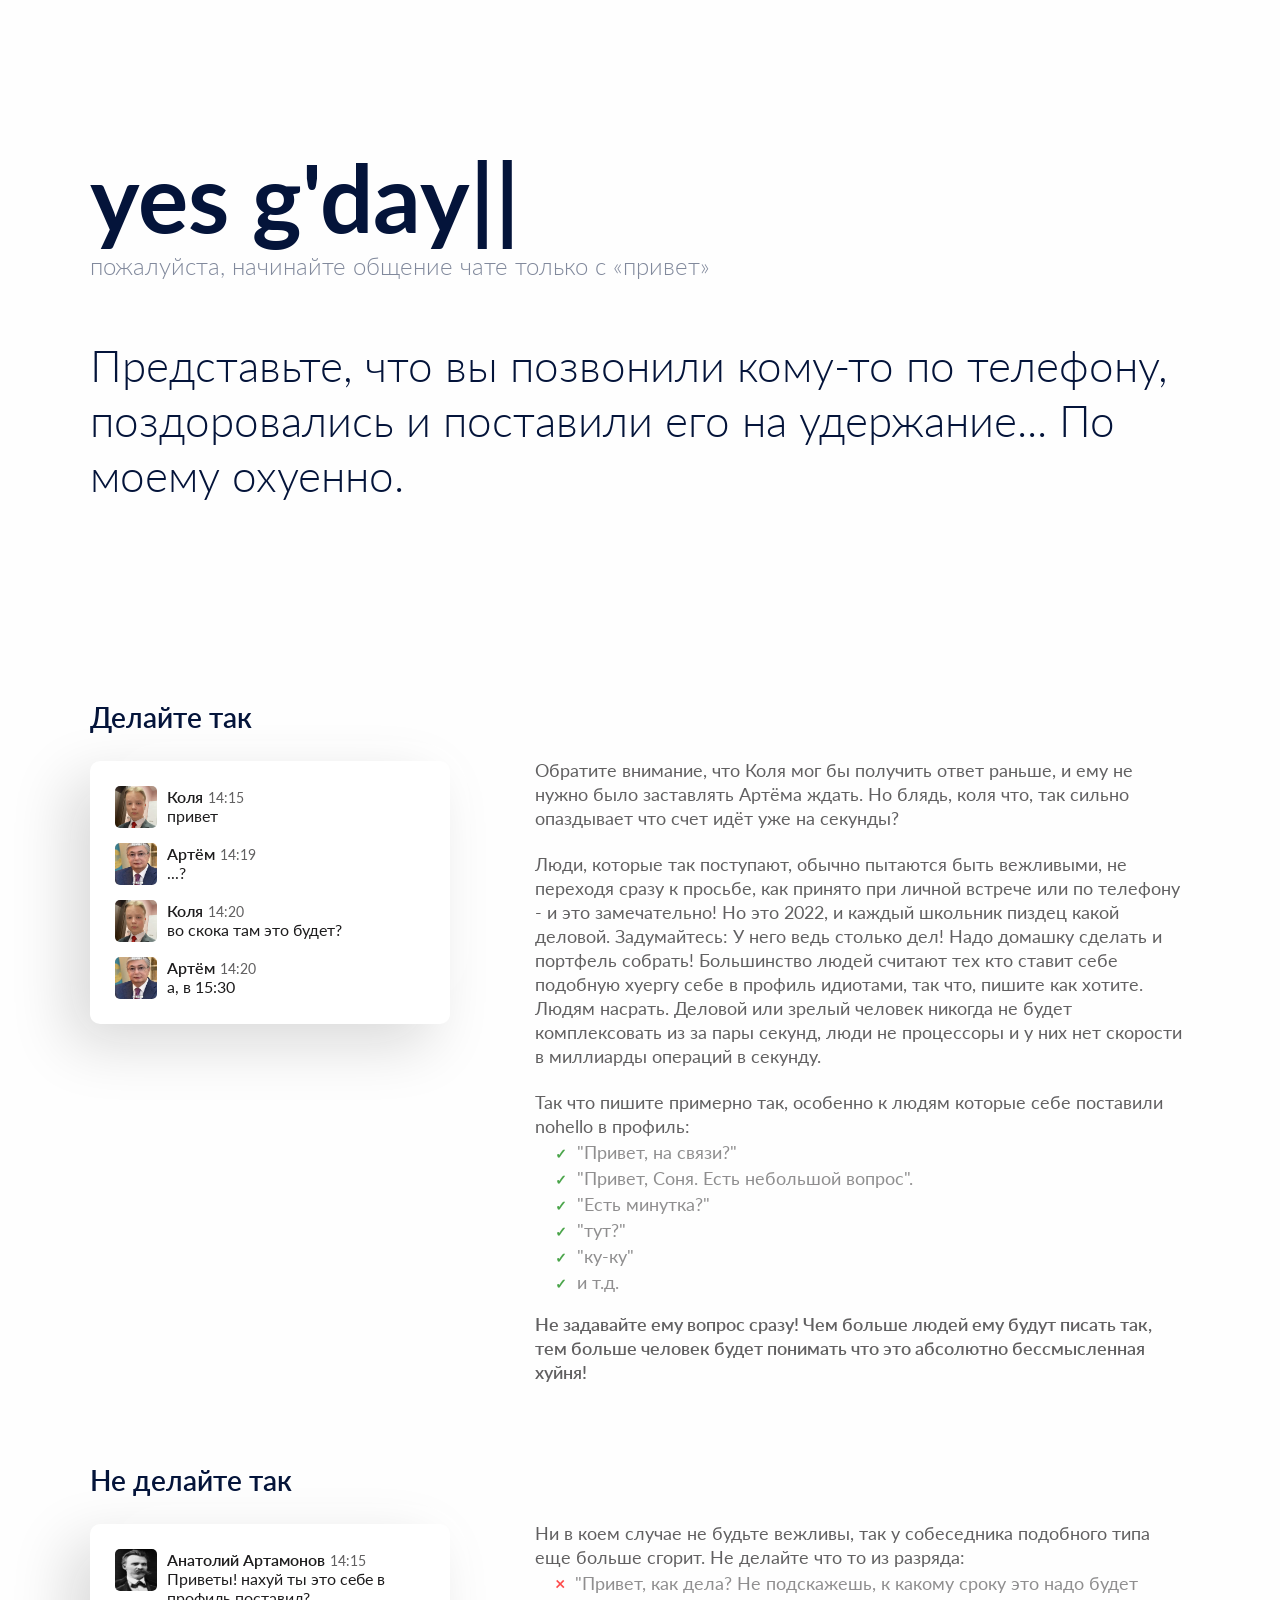
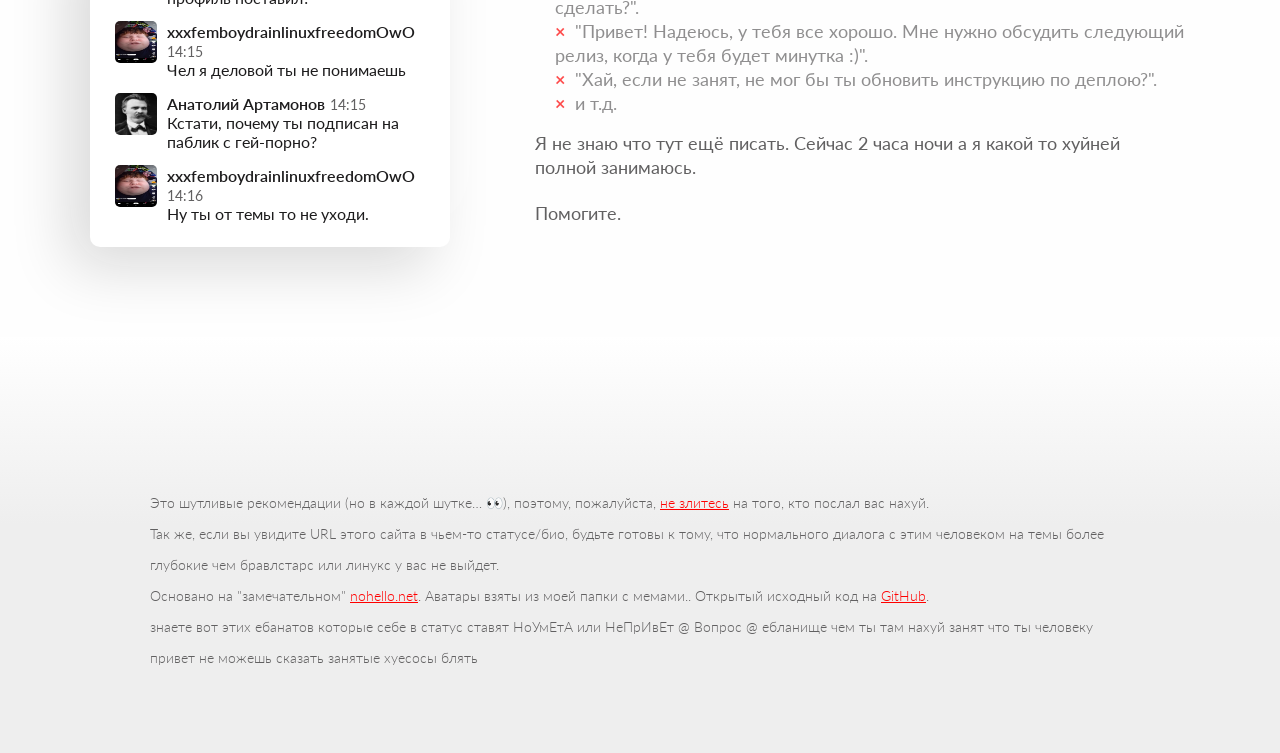
<file: index.html>
<!DOCTYPE html>
<html lang="ru" dir="ltr"><head><meta http-equiv="Content-Type" content="text/html; charset=UTF-8">
    <title>yes hello</title>
    <link rel="stylesheet" type="text/css" href="./no hello_files/styles.css">
    <meta name="viewport" content="width=device-width, initial-scale=1.0">
    
    <!-- primary meta -->
    <meta name="title" content="no hello">
    <meta name="description" content="пожалуйста, не начинайте общение чате только с «привет»">
    <!-- opengraph/facebook -->
    <meta property="og:type" content="website">
    <meta property="og:title" content="no hello">
    <meta property="og:description" content="пожалуйста, не начинайте общение чате только с «привет»">
    <meta property="og:image" content="https://nohello.net/img/XzfE_FYNGc-500.webp">
    <!-- twitter -->
    <meta property="twitter:card" content="summary">
    <meta property="twitter:title" content="no hello">
    <meta property="twitter:description" content="пожалуйста, не начинайте общение чате только с «привет»">
    <meta property="twitter:image" content="https://nohello.net/img/XzfE_FYNGc-500.webp">
    <!-- icons -->
    <link rel="apple-touch-icon" href="https://nohello.net/img/rduOO4qVxo-180.webp">
    <link rel="shortcut icon" href="https://nohello.net/img/xJUIlk3eTz-180.webp" type="image/x-icon">
    <link rel="icon" href="https://nohello.net/img/xJUIlk3eTz-180.webp" type="image/x-icon">

    
  </head>
  <body>
    <div id="wholesite">
  <div class="container">
    <div class="hero">
      <div id="plsstop">
        <h1 class="name">
          yes
          <span id="strike">g'day</span><span class="typed-cursor typed-cursor--blink">|</span>
        </h1>
      </div>
      <span class="subtitle">пожалуйста, начинайте общение чате только с «привет»</span>
      <h2 class="lead">
        Представьте, что вы позвонили кому-то по телефону, поздоровались и поставили его на удержание... По моему охуенно.
      </h2>
    </div>
  </div>

  <div class="container yepyep">
    <div class="sections sectionleft">
      <h2 class="section-title">Делайте так</h2>
      <div class="list-card example one">
        <div class="slack">
          <picture><source type="image/webp" srcset="./img/cryaboutit.png 128w"><img alt="Аватар Коли в Слаке" src="./img/cryaboutit.png" width="128" height="128"></picture>
          <span class="slackname">Коля</span>
          <span class="slacktime">14:15</span><br>
          <span class="slackmessage">привет</span>
        </div>
        <div class="slack">
          <picture><source type="image/webp" srcset="./img/csgo.jpg 128w"><img alt="Аватар Артёма в Слаке" src="./img/csgo.jpg" width="128" height="128"></picture>
          <span class="slackname">Артём</span>
          <span class="slacktime">14:19</span><br>
          <span class="slackmessage">...?</span>
        </div>
        <div class="slack">
          <picture><source type="image/webp" srcset="./img/cryaboutit.png"><img alt="Аватар Коли в Слаке" src="./img/cryaboutit.png" width="128" height="128"></picture>
          <span class="slackname">Коля</span>
          <span class="slacktime">14:20</span><br>
          <span class="slackmessage">во скока там это будет?</span>
        </div>
        <div class="slack">
          <picture><source type="image/webp" srcset="./img/csgo.jpg 128w"><img alt="Аватар Артёма в Слаке" src="./img/csgo.jpg" width="128" height="128"></picture>
          <span class="slackname">Артём</span>
          <span class="slacktime">14:20</span><br>
          <span class="slackmessage">а, в 15:30</span>
        </div>
      </div>
    </div>
    <div class="sections sectionright">
      <div class="list-card">
        <div>
          <p>Обратите внимание, что Коля мог бы получить ответ раньше, и ему не нужно было заставлять Артёма ждать. Но блядь, коля что, так сильно опаздывает что счет идёт уже на секунды?</p>
<p>Люди, которые так поступают, обычно пытаются быть вежливыми, не переходя сразу к просьбе, как принято при личной встрече или по телефону - и это замечательно! Но это 2022, и каждый школьник пиздец какой деловой. Задумайтесь: У него ведь столько дел! Надо домашку сделать и портфель собрать! Большинство людей считают тех кто ставит себе подобную хуергу себе в профиль идиотами, так что, пишите как хотите. Людям насрать. Деловой или зрелый человек никогда не будет комплексовать из за пары секунд, люди не процессоры и у них нет скорости в миллиарды операций в секунду.</p>
<p>Так что пишите примерно так, особенно к людям которые себе поставили nohello в профиль:</p>
<ul>
<li>"Привет, на связи?"</li>
<li>"Привет, Соня. Есть небольшой вопрос".</li>
<li>"Есть минутка?"</li>
<li>"тут?"</li>
<li>"ку-ку"</li>
<li>и т.д.</li>
</ul>
<p><strong>Не задавайте ему вопрос сразу! Чем больше людей ему будут писать так, тем больше человек будет понимать что это абсолютно бессмысленная хуйня!</strong></p>

        </div>
      </div>
    </div>
  </div>
  <div class="container nonos">
    <div class="sections sectionleft">
      <h2 class="section-title yepyep">Не делайте так</h2>
      <div class="list-card example two">
        <div class="slack">
          <picture><source type="image/png" srcset="./img/geniy.jpg 128w"><img alt="Аватар Дарьи в Слаке" src="./img/geniy.jpg" width="128" height="128"></picture>
          <span class="slackname">Анатолий Артамонов</span>
          <span class="slacktime">14:15</span><br>
          <span class="slackmessage">Приветы! нахуй ты это себе в профиль поставил?</span>
        </div>
        <div class="slack">
          <picture><source type="image/webp" srcset="./img/murderdrones.png 128w"><img alt="Аватар Артёма в Слаке" src="./img/murderdrones.png" width="128" height="128"></picture>
          <span class="slackname">xxxfemboydrainlinuxfreedomOwO</span>
          <span class="slacktime">14:15</span><br>
          <span class="slackmessage">Чел я деловой ты не понимаешь</span>
        </div>
        <div class="slack">
          <picture><source type="image/webp" srcset="./img/geniy.jpg 128w"><img alt="Аватар Дарьи в Слаке" src="./img/geniy.jpg" width="128" height="128"></picture>
          <span class="slackname">Анатолий Артамонов</span>
          <span class="slacktime">14:15</span><br>
          <span class="slackmessage">Кстати, почему ты подписан на паблик с гей-порно?</span>
        </div>
        <div class="slack">
          <picture><source type="image/webp" srcset="./img/murderdrones.png 128w"><img alt="Аватар Артёма в Слаке" src="./img/murderdrones.png" width="128" height="128"></picture>
          <span class="slackname">xxxfemboydrainlinuxfreedomOwO</span>
          <span class="slacktime">14:16</span><br>
          <span class="slackmessage">Ну ты от темы то не уходи.</span>
        </div>
      </div>
    </div>
    <div class="sections sectionright">
      <div class="list-card">
        <div>
          <p>Ни в коем случае не будьте вежливы, так у собеседника подобного типа еще больше сгорит. Не делайте что то из разряда:</p>
<ul>
<li>"Привет, как дела? Не подскажешь, к какому сроку это надо будет сделать?".</li>
<li>"Привет! Надеюсь, у тебя все хорошо. Мне нужно обсудить следующий релиз, когда у тебя будет минутка :)".</li>
<li>"Хай, если не занят, не мог бы ты обновить инструкцию по деплою?".</li>
<li>и т.д.</li>
</ul>
<p>Я не знаю что тут ещё писать. Сейчас 2 часа ночи а я какой то хуйней полной занимаюсь.</p>
<p>Помогите.</p>

        </div>
      </div>
    </div>
  </div>
  <footer>
    <p>
      Это шутливые рекомендации (но в каждой шутке… 👀), поэтому, пожалуйста, <a href="https://www.youtube.com/watch?v=xzpndHtdl9A">не злитесь</a> на того, кто послал вас нахуй.
    </p>
    <p>
      Так же, если вы увидите URL этого сайта в чьем-то статусе/био, будьте готовы к тому, что нормального диалога с этим человеком на темы более глубокие чем бравлстарс или линукс у вас не выйдет.
    </p>
    <p>
      Основано на "замечательном" <a href="https://nohello.net">nohello.net</a>. Аватары взяты из моей папки с мемами.</a></em>. Открытый исходный код на <a href="https://github.com/nohello-net/site">GitHub</a>.
    </p>
    <p>
    </p>

    <section class="other-languages">
      <p>
        знаете вот этих ебанатов которые себе в статус ставят НоУмЕтА или НеПрИвЕт
@
Вопрос
@
ебланище чем ты там нахуй занят что ты человеку привет не можешь сказать занятые хуесосы блять
      </p>

  
    </section>

  </footer>
</div>

<div id="preloadimg"></div>

<style type="text/css">
#preloadimg.now {
  background: url(/img/Lz_GRWdPcu-220.webp) no-repeat -9999px -9999px;
}
</style>

<script>
whyyyyy = "url('/img/Lz_GRWdPcu-220.webp')"
</script>

<script src="./no hello_files/typed.js@2.0.11"></script>
<script src="./no hello_files/nohello.js.download"></script><style type="text/css" data-typed-js-css="true">
        .typed-cursor{
          opacity: 1;
        }
        .typed-cursor.typed-cursor--blink{
          animation: typedjsBlink 0.7s infinite;
          -webkit-animation: typedjsBlink 0.7s infinite;
                  animation: typedjsBlink 0.7s infinite;
        }
        @keyframes typedjsBlink{
          50% { opacity: 0.0; }
        }
        @-webkit-keyframes typedjsBlink{
          0% { opacity: 1; }
          50% { opacity: 0.0; }
          100% { opacity: 1; }
        }
      </style>
<script src="./no hello_files/hello.js.download"></script>
  <!-- Cloudflare Pages Analytics --><script defer="" src="./no hello_files/beacon.min.js.download" data-cf-beacon="{&quot;token&quot;: &quot;68ea3b3051d14cadbf42d0067031239a&quot;}"></script><!-- Cloudflare Pages Analytics -->
</body></html>
</file>
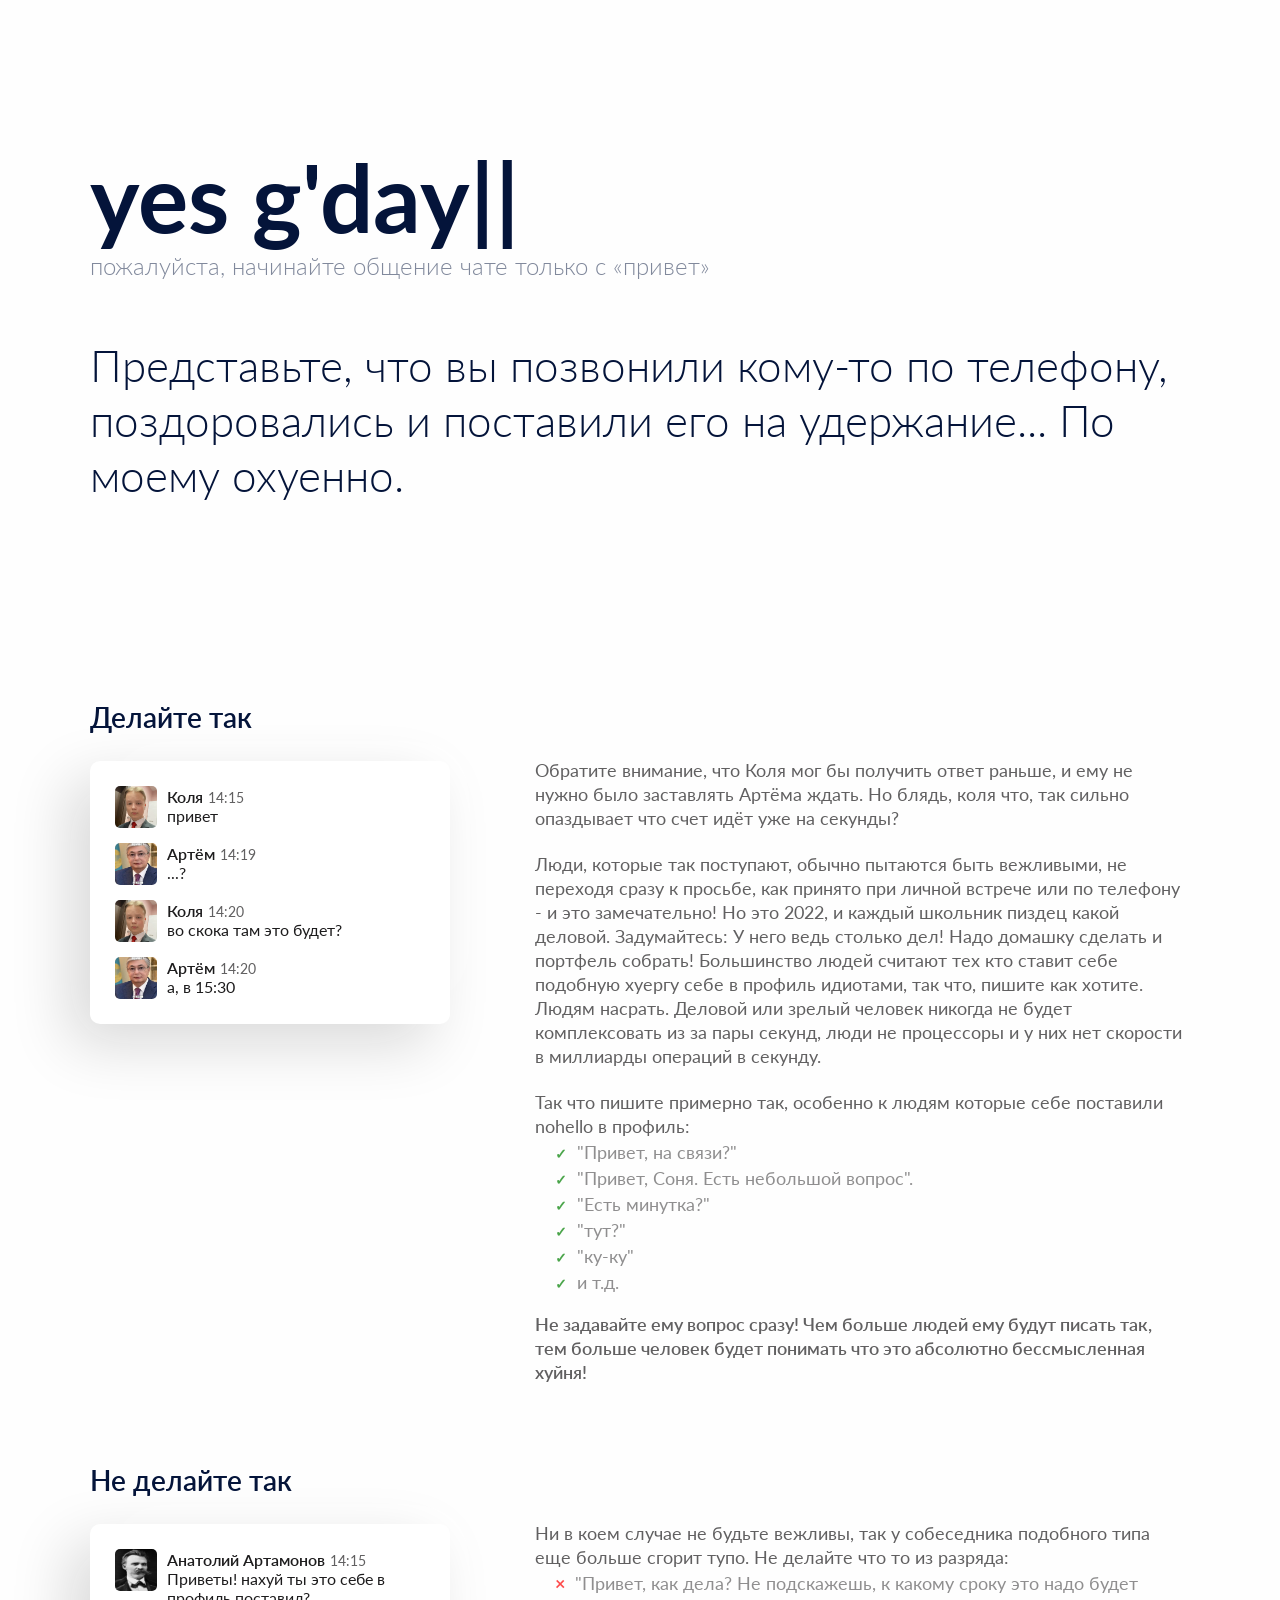
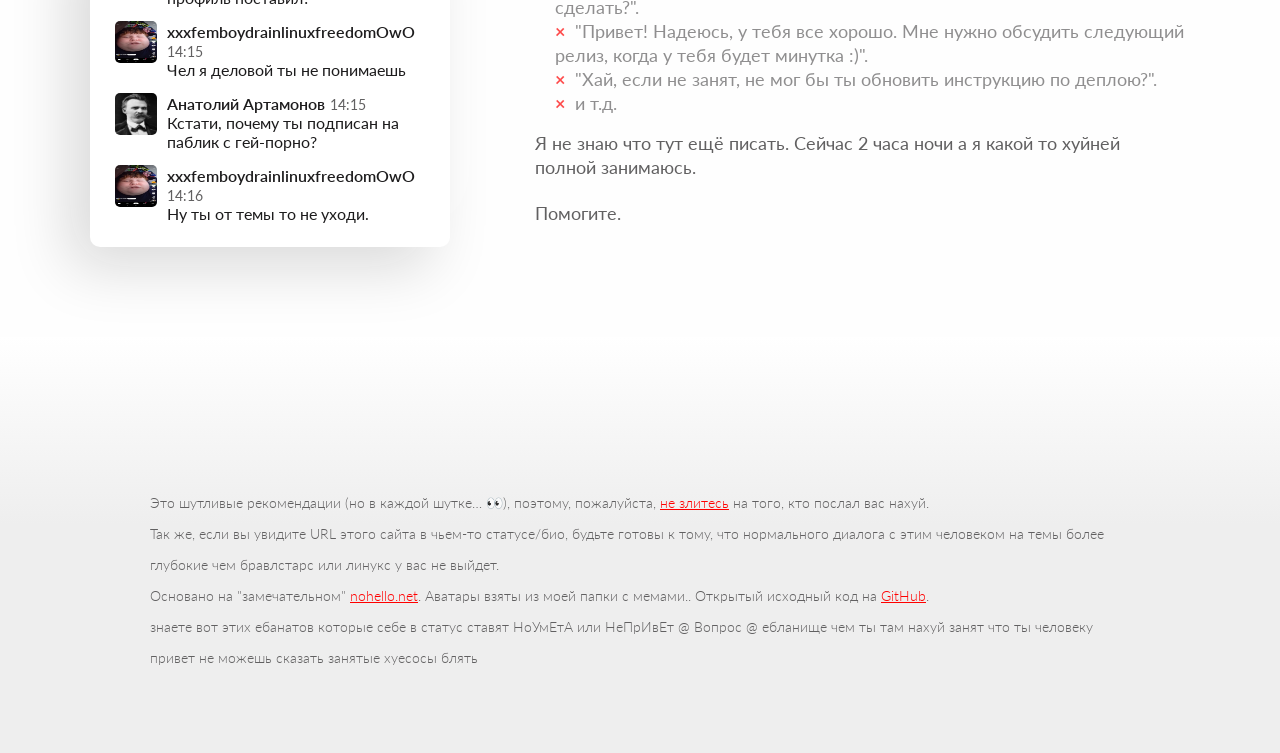
<file: no hello.html>
<!DOCTYPE html>
<html lang="ru" dir="ltr"><head><meta http-equiv="Content-Type" content="text/html; charset=UTF-8">
    <title>no hello</title>
    <link rel="stylesheet" type="text/css" href="./no hello_files/styles.css">
    <meta name="viewport" content="width=device-width, initial-scale=1.0">
    
    <!-- primary meta -->
    <meta name="title" content="no hello">
    <meta name="description" content="пожалуйста, не начинайте общение чате только с «привет»">
    <!-- opengraph/facebook -->
    <meta property="og:type" content="website">
    <meta property="og:title" content="no hello">
    <meta property="og:description" content="пожалуйста, не начинайте общение чате только с «привет»">
    <meta property="og:image" content="https://nohello.net/img/XzfE_FYNGc-500.webp">
    <!-- twitter -->
    <meta property="twitter:card" content="summary">
    <meta property="twitter:title" content="no hello">
    <meta property="twitter:description" content="пожалуйста, не начинайте общение чате только с «привет»">
    <meta property="twitter:image" content="https://nohello.net/img/XzfE_FYNGc-500.webp">
    <!-- icons -->
    <link rel="apple-touch-icon" href="https://nohello.net/img/rduOO4qVxo-180.webp">
    <link rel="shortcut icon" href="https://nohello.net/img/xJUIlk3eTz-180.webp" type="image/x-icon">
    <link rel="icon" href="https://nohello.net/img/xJUIlk3eTz-180.webp" type="image/x-icon">

    
  </head>
  <body>
    <div id="wholesite">
  <div class="container">
    <div class="hero">
      <div id="plsstop">
        <h1 class="name">
          yes
          <span id="strike">g'day</span><span class="typed-cursor typed-cursor--blink">|</span>
        </h1>
      </div>
      <span class="subtitle">пожалуйста, начинайте общение чате только с «привет»</span>
      <h2 class="lead">
        Представьте, что вы позвонили кому-то по телефону, поздоровались и поставили его на удержание... По моему охуенно.
      </h2>
    </div>
  </div>

  <div class="container yepyep">
    <div class="sections sectionleft">
      <h2 class="section-title">Делайте так</h2>
      <div class="list-card example one">
        <div class="slack">
          <picture><source type="image/webp" srcset="./img/cryaboutit.png 128w"><img alt="Аватар Коли в Слаке" src="./img/cryaboutit.png" width="128" height="128"></picture>
          <span class="slackname">Коля</span>
          <span class="slacktime">14:15</span><br>
          <span class="slackmessage">привет</span>
        </div>
        <div class="slack">
          <picture><source type="image/webp" srcset="./img/csgo.jpg 128w"><img alt="Аватар Артёма в Слаке" src="./img/csgo.jpg" width="128" height="128"></picture>
          <span class="slackname">Артём</span>
          <span class="slacktime">14:19</span><br>
          <span class="slackmessage">...?</span>
        </div>
        <div class="slack">
          <picture><source type="image/webp" srcset="./img/cryaboutit.png"><img alt="Аватар Коли в Слаке" src="./img/cryaboutit.png" width="128" height="128"></picture>
          <span class="slackname">Коля</span>
          <span class="slacktime">14:20</span><br>
          <span class="slackmessage">во скока там это будет?</span>
        </div>
        <div class="slack">
          <picture><source type="image/webp" srcset="./img/csgo.jpg 128w"><img alt="Аватар Артёма в Слаке" src="./img/csgo.jpg" width="128" height="128"></picture>
          <span class="slackname">Артём</span>
          <span class="slacktime">14:20</span><br>
          <span class="slackmessage">а, в 15:30</span>
        </div>
      </div>
    </div>
    <div class="sections sectionright">
      <div class="list-card">
        <div>
          <p>Обратите внимание, что Коля мог бы получить ответ раньше, и ему не нужно было заставлять Артёма ждать. Но блядь, коля что, так сильно опаздывает что счет идёт уже на секунды?</p>
<p>Люди, которые так поступают, обычно пытаются быть вежливыми, не переходя сразу к просьбе, как принято при личной встрече или по телефону - и это замечательно! Но это 2022, и каждый школьник пиздец какой деловой. Задумайтесь: У него ведь столько дел! Надо домашку сделать и портфель собрать! Большинство людей считают тех кто ставит себе подобную хуергу себе в профиль идиотами, так что, пишите как хотите. Людям насрать. Деловой или зрелый человек никогда не будет комплексовать из за пары секунд, люди не процессоры и у них нет скорости в миллиарды операций в секунду.</p>
<p>Так что пишите примерно так, особенно к людям которые себе поставили nohello в профиль:</p>
<ul>
<li>"Привет, на связи?"</li>
<li>"Привет, Соня. Есть небольшой вопрос".</li>
<li>"Есть минутка?"</li>
<li>"тут?"</li>
<li>"ку-ку"</li>
<li>и т.д.</li>
</ul>
<p><strong>Не задавайте ему вопрос сразу! Чем больше людей ему будут писать так, тем больше человек будет понимать что это абсолютно бессмысленная хуйня!</strong></p>

        </div>
      </div>
    </div>
  </div>
  <div class="container nonos">
    <div class="sections sectionleft">
      <h2 class="section-title yepyep">Не делайте так</h2>
      <div class="list-card example two">
        <div class="slack">
          <picture><source type="image/png" srcset="./img/geniy.jpg 128w"><img alt="Аватар Дарьи в Слаке" src="./img/geniy.jpg" width="128" height="128"></picture>
          <span class="slackname">Анатолий Артамонов</span>
          <span class="slacktime">14:15</span><br>
          <span class="slackmessage">Приветы! нахуй ты это себе в профиль поставил?</span>
        </div>
        <div class="slack">
          <picture><source type="image/webp" srcset="./img/murderdrones.png 128w"><img alt="Аватар Артёма в Слаке" src="./img/murderdrones.png" width="128" height="128"></picture>
          <span class="slackname">xxxfemboydrainlinuxfreedomOwO</span>
          <span class="slacktime">14:15</span><br>
          <span class="slackmessage">Чел я деловой ты не понимаешь</span>
        </div>
        <div class="slack">
          <picture><source type="image/webp" srcset="./img/geniy.jpg 128w"><img alt="Аватар Дарьи в Слаке" src="./img/geniy.jpg" width="128" height="128"></picture>
          <span class="slackname">Анатолий Артамонов</span>
          <span class="slacktime">14:15</span><br>
          <span class="slackmessage">Кстати, почему ты подписан на паблик с гей-порно?</span>
        </div>
        <div class="slack">
          <picture><source type="image/webp" srcset="./img/murderdrones.png 128w"><img alt="Аватар Артёма в Слаке" src="./img/murderdrones.png" width="128" height="128"></picture>
          <span class="slackname">xxxfemboydrainlinuxfreedomOwO</span>
          <span class="slacktime">14:16</span><br>
          <span class="slackmessage">Ну ты от темы то не уходи.</span>
        </div>
      </div>
    </div>
    <div class="sections sectionright">
      <div class="list-card">
        <div>
          <p>Ни в коем случае не будьте вежливы, так у собеседника подобного типа еще больше сгорит тупо. Не делайте что то из разряда:</p>
<ul>
<li>"Привет, как дела? Не подскажешь, к какому сроку это надо будет сделать?".</li>
<li>"Привет! Надеюсь, у тебя все хорошо. Мне нужно обсудить следующий релиз, когда у тебя будет минутка :)".</li>
<li>"Хай, если не занят, не мог бы ты обновить инструкцию по деплою?".</li>
<li>и т.д.</li>
</ul>
<p>Я не знаю что тут ещё писать. Сейчас 2 часа ночи а я какой то хуйней полной занимаюсь.</p>
<p>Помогите.</p>

        </div>
      </div>
    </div>
  </div>
  <footer>
    <p>
      Это шутливые рекомендации (но в каждой шутке… 👀), поэтому, пожалуйста, <a href="https://www.youtube.com/watch?v=xzpndHtdl9A">не злитесь</a> на того, кто послал вас нахуй.
    </p>
    <p>
      Так же, если вы увидите URL этого сайта в чьем-то статусе/био, будьте готовы к тому, что нормального диалога с этим человеком на темы более глубокие чем бравлстарс или линукс у вас не выйдет.
    </p>
    <p>
      Основано на "замечательном" <a href="https://nohello.net">nohello.net</a>. Аватары взяты из моей папки с мемами.</a></em>. Открытый исходный код на <a href="https://github.com/nohello-net/site">GitHub</a>.
    </p>
    <p>
    </p>

    <section class="other-languages">
      <p>
        знаете вот этих ебанатов которые себе в статус ставят НоУмЕтА или НеПрИвЕт
@
Вопрос
@
ебланище чем ты там нахуй занят что ты человеку привет не можешь сказать занятые хуесосы блять
      </p>

  
    </section>

  </footer>
</div>

<div id="preloadimg"></div>

<style type="text/css">
#preloadimg.now {
  background: url(/img/Lz_GRWdPcu-220.webp) no-repeat -9999px -9999px;
}
</style>

<script>
whyyyyy = "url('/img/Lz_GRWdPcu-220.webp')"
</script>

<script src="./no hello_files/typed.js@2.0.11"></script>
<script src="./no hello_files/nohello.js.download"></script><style type="text/css" data-typed-js-css="true">
        .typed-cursor{
          opacity: 1;
        }
        .typed-cursor.typed-cursor--blink{
          animation: typedjsBlink 0.7s infinite;
          -webkit-animation: typedjsBlink 0.7s infinite;
                  animation: typedjsBlink 0.7s infinite;
        }
        @keyframes typedjsBlink{
          50% { opacity: 0.0; }
        }
        @-webkit-keyframes typedjsBlink{
          0% { opacity: 1; }
          50% { opacity: 0.0; }
          100% { opacity: 1; }
        }
      </style>
<script src="./no hello_files/hello.js.download"></script>
  <!-- Cloudflare Pages Analytics --><script defer="" src="./no hello_files/beacon.min.js.download" data-cf-beacon="{&quot;token&quot;: &quot;68ea3b3051d14cadbf42d0067031239a&quot;}"></script><!-- Cloudflare Pages Analytics -->
</body></html>
</file>
<file: no hello_files/styles.css>
/* load google font*/
@import url('https://fonts.googleapis.com/css?family=Lato:300,400,700');

/* reset styles */

html,
body,
div,
span,
applet,
object,
iframe,
h1,
h2,
h3,
h4,
h5,
h6,
p,
blockquote,
pre,
a,
abbr,
acronym,
address,
big,
cite,
code,
del,
dfn,
em,
img,
ins,
kbd,
q,
s,
samp,
small,
strike,
strong,
sub,
sup,
tt,
var,
b,
u,
i,
center,
dl,
dt,
dd,
ol,
ul,
li,
fieldset,
form,
label,
legend,
table,
caption,
tbody,
tfoot,
thead,
tr,
th,
td,
article,
aside,
canvas,
details,
embed,
figure,
figcaption,
footer,
header,
hgroup,
menu,
nav,
output,
ruby,
section,
summary,
time,
mark,
audio,
video {
  margin: 0;
  padding: 0;
  border: 0;
  font-size: 100%;
  font: inherit;
  vertical-align: baseline;
}
/* html5 display-role reset for older browsers */
article,
aside,
details,
figcaption,
figure,
footer,
header,
hgroup,
menu,
nav,
section {
  display: block;
}
a {
  text-decoration: none;
  text-transform: none;
  color: #4a90e2;
}

footer {
  float: left;
  width: 100%;
  min-height: 150px;
  font-size: 14px;
  padding: 150px 150px 80px 150px !important;
  margin-top: 0px !important;
  color: #616061;
  background-color: #eee;
  background: linear-gradient(
    180deg,
    rgba(255, 255, 255, 1) 0%,
    rgba(238, 238, 238, 1) 45%
  );
  max-width: none !important;
  margin-bottom: 0 !important;
  font-weight: 300;
}

footer p {
  color: #616061;
}

footer a {
  color: red;
  text-decoration: underline;
}

footer a:hover {
  text-decoration: none;
}

*[dir='rtl'] {
  direction: rtl;
  unicode-bidi: embed;
}

body {
  line-height: 1;
  font-family: lato, ubuntu, -apple-system, BlinkMacSystemFont, Segoe UI, Roboto,
    Oxygen, Ubuntu, Cantarell, Open Sans, Helvetica Neue, sans-serif;
  text-rendering: optimizeLegibility;
  -webkit-font-smoothing: antialiased;
  font-size: 19px;
  background-color: #fefefe;
  color: #04143a;
  background-size: 100%;
  background-repeat: no-repeat;
  background-attachment: fixed;
  background-position: center;
}
blockquote,
q {
  quotes: none;
}
blockquote:before,
blockquote:after,
q:before,
q:after {
  content: '';
  content: none;
}
table {
  border-collapse: collapse;
  border-spacing: 0;
}

p {
  color: #15171a;
  font-size: 17;
  line-height: 31px;
}

strong {
  font-weight: 600;
}

em {
  font-style: italic;
}

div,
footer {
  box-sizing: border-box;
}

footer,
.container {
  max-width: 1100px;
  height: auto;
  margin: 60px auto;
}

.hero {
  margin: 150px auto 200px auto;
  position: relative;
}

@media (max-width: 1024px) {
  .hero {
    margin: 60px auto;
  }
}

h1.name {
  font-size: 94px;
  font-weight: 700;
  display: inline-block;
  text-decoration-color: #fff;
}


.subtitle {
  display: block;
  font-size: 24px;
  font-weight: 300;
  color: #81899c;
  margin-top: 10px;
}

.lead {
  font-size: 44px;
  font-weight: 300;
  margin-top: 60px;
  line-height: 55px;
}

.sections {
  vertical-align: top;
  display: inline-block;

  min-height: 50px;
}

.sectionleft {
  width: 40%;
}

.sectionright {
  width: 59%;
}

.section-title {
  font-size: 28px;
  font-weight: 600;
  margin-bottom: 15px;
}

.list-card.example {
  -moz-box-shadow: 0px 0px 29px -4px rgba(0, 0, 0, 0.46);
  margin: 30px 80px;
  padding: 25px 25px 10px 25px;
  border-radius: 10px;
  background: #ffffff;
  box-shadow: -20px 20px 60px #d9d9d9, 20px -20px 60px #ffffff;
}

*[dir='ltr'] .list-card.example {
  margin-left: 0;
}

*[dir='rtl'] .list-card.example {
  margin-right: 0;
}

.list-card .exp,
.list-card div {
  display: inline-block;
  vertical-align: top;
}

.list-card .exp {
  margin-right: 15px;
  color: #4a90e2;
  font-weight: 600;
  width: 100px;
}

.list-card div {
  width: 100%;
}

.list-card h3 {
  font-size: 20px;
  font-weight: 600;
  color: #5b6a9a;
  line-height: 26px;
  margin-bottom: 8px;
}

.list-card div p {
  font-size: 18px;
  color: #616061;
  line-height: 24px;
  margin-bottom: 22px;
}

.list-card div p:first-of-type {
  margin-top: 55px;
}

.container ul {
  list-style: none;
  font-size: 18px;
  color: #616061;
  line-height: 24px;
  margin-bottom: 16px;
  margin-left: 20px;
  margin-top: -20px;
  opacity: 70%;
}

*[dir='rtl'] .container ul {
  margin-left: 0;
  margin-right: 20px;
}

.nonos ul li:before {
  content: '×';
  color: red;
  font-weight: bold;
  padding-right: 10px;
  opacity: 100% !important;
}

.yepyep ul li:before {
  content: '✓';
  font-size: 14px;
  font-weight: bold;
  color: green;
  padding-right: 10px;
  opacity: 100% !important;
}

*[dir='rtl'] .nonos ul li:before,
*[dir='rtl'] .yepyep ul li:before {
  padding-right: 0;
  padding-left: 10px;
}

.slack {
  padding-bottom: 15px;
}

.slack img {
  width: 42px;
  height: 42px;
  border-radius: 5px;
  float: left;
  margin-right: 10px;
}

*[dir='rtl'] .slack img {
  float: right;
  margin-right: 0;
  margin-left: 10px;
}

.slack .slackname {
  font-weight: 600;
  font-size: 16px;
  color: #1d1c1d;
}

.slack .slacktime {
  font-size: 14px;
  color: #616061;
}

.slack .slackmessage {
  font-size: 16px;
  color: #1d1c1d;
}

.card {
  width: 47.9%;
  height: 200px;
  background-color: #eef0f7;
  display: inline-block;
  margin: 7px 5px;
  vertical-align: top;
  border-radius: 10px;
  text-align: center;
  padding-top: 50px;
}

.card-active,
.card:hover {
  transform: scale(1.02);
  transition: 0.5s;
  background-color: #fff;
  box-shadow: 0px 5px 50px -8px #ddd;
  cursor: pointer;
}

.other-languages p,
.other-languages ul,
.other-languages li {
  display: inline;
}

.other-languages li:after {
  content: ',';
}

.other-languages li:last-child:before {
  content: '& ';
}

.other-languages li:last-child:after {
  content: '.';
}

/* media queries*/

@media (max-width: 1024px) {
  footer,
  .container {
    padding: 15px;
    margin: 0px auto;
  }
}

@media (max-width: 768px) {
  footer,
  .container {
    padding: 15px;
    margin: 0px auto;
  }
  .card {
    padding: 15px;
    text-align: left;
  }
  .card h2 {
    font-size: 70px;
  }
  .card,
  .sections {
    width: 100%;
    height: auto;
    margin: 100px 0;
    float: left;
  }
}

@media (max-width: 425px) {
  h1.name {
    font-size: 40px;
  }

  .card,
  .sections {
    width: 100%;
    height: auto;
    margin: 10px 0;
    float: left;
  }

  .lead {
    margin-top: 40px;
    font-size: 20px;
    line-height: 28px;
  }
  footer,
  .container {
    margin: 0px;
    padding: 0 15px;
  }
  footer {
    padding: 150px 15px 80px 15px !important;
    margin-top: -30px !important;
  }

  .list-card.example {
    margin: 30px 10px -20px 0;
    padding: 25px 25px 10px 25px;
    border-radius: 10px;
  }

  .section-title {
    font-size: 20px;
    margin-top: 20px;
  }

  .yepyep .section-title {
    margin-top: 80px;
  }
}
</file>
